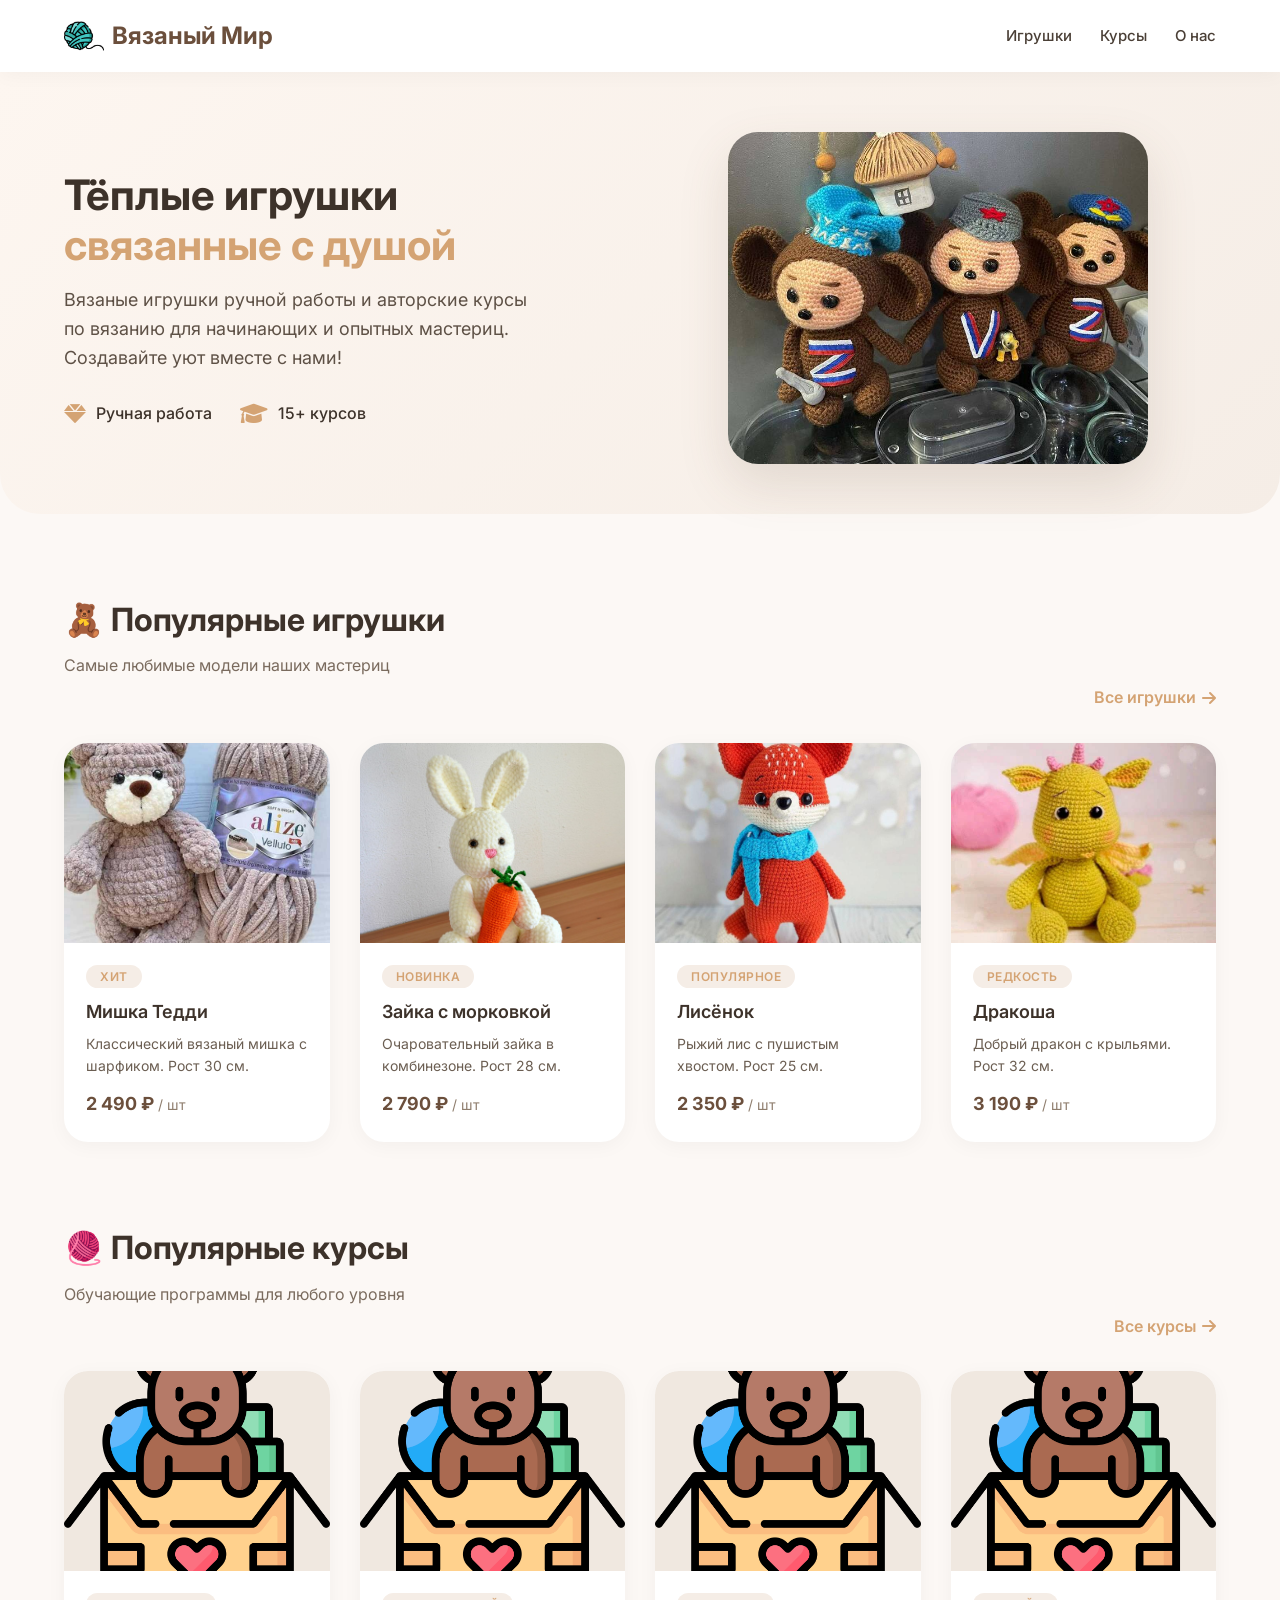
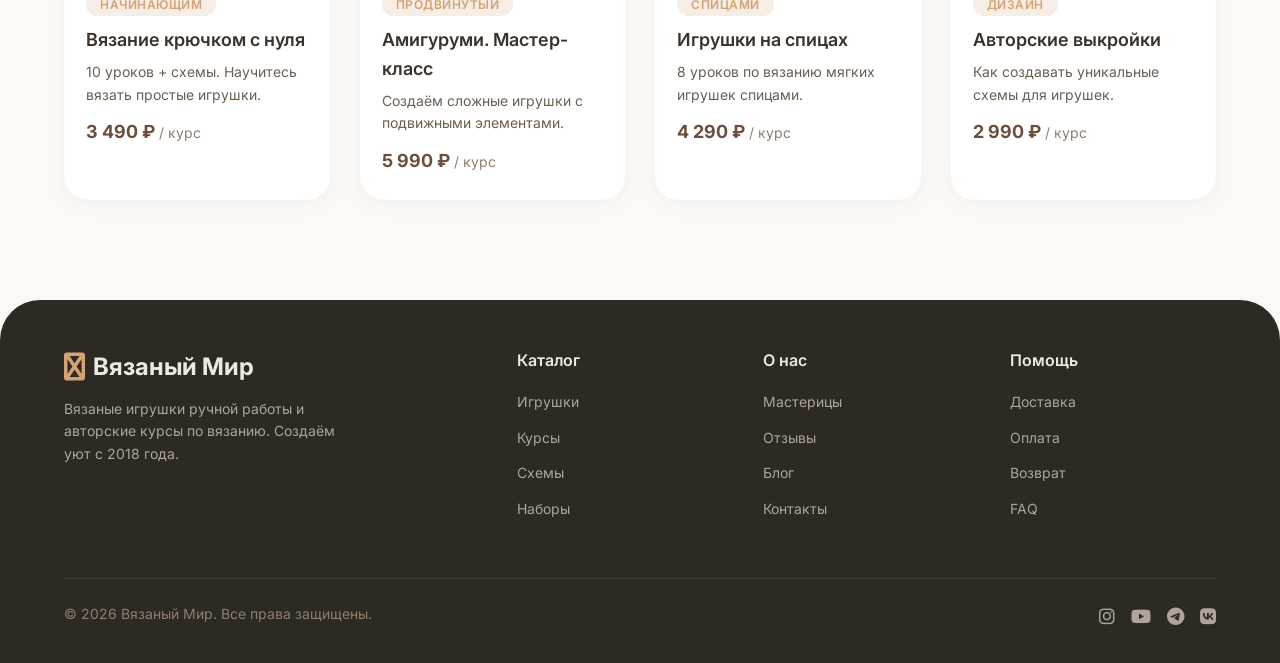
<file: siteToys/html/index.html>
<!DOCTYPE html>
<html lang="ru">
<head>
    <meta charset="UTF-8" />
    <meta name="viewport" content="width=device-width, initial-scale=1.0" />
    <title>Вязаный Мир — игрушки и курсы по вязанию</title>

    <!-- Шрифты и иконки -->
    <link rel="preconnect" href="https://fonts.googleapis.com" />
    <link rel="preconnect" href="https://fonts.gstatic.com" crossorigin />
    <link href="https://fonts.googleapis.com/css2?family=Inter:opsz,wght@14..32,400;14..32,500;14..32,600;14..32,700&display=swap" rel="stylesheet" />
    <link rel="stylesheet" href="https://cdnjs.cloudflare.com/ajax/libs/font-awesome/6.0.0-beta3/css/all.min.css" />
    <link rel="stylesheet" href="../css/style.css">

</head>

<body>

    <!-- ===== HEADER ===== -->
    <header class="header">
        <div class="container">
            <a href="#" class="logo">
                <img class="header-logo" src="../img/logo.png" alt="">
                Вязаный Мир
            </a>
            <nav class="nav">
                <a href="#toys">Игрушки</a>
                <a href="#courses">Курсы</a>
                <a href="#about">О нас</a>
            </nav>
        </div>
    </header>

    <!-- ===== HERO ===== -->
    <section class="hero" id="about">
        <div class="container">
            <div class="hero-content">
                <h1>Тёплые игрушки <br /><span>связанные с душой</span></h1>
                <p>
                    Вязаные игрушки ручной работы и авторские курсы по вязанию
                    для начинающих и опытных мастериц. Создавайте уют вместе с нами!
                </p>
                <div class="hero-badges">
                    <span class="badge"><i class="fas fa-gem"></i> Ручная работа</span>
                    <span class="badge"><i class="fas fa-graduation-cap"></i> 15+ курсов</span>
                </div>
            </div>
            <div class="hero-image">
                <img
                src="../img/main.jpg"
                alt="Вязаные игрушки"
                />
            </div>
        </div>
    </section>

    <!-- ===== ПОПУЛЯРНЫЕ ИГРУШКИ ===== -->
    <section class="toys-section" id="toys">
        <div class="container">
            <div class="section-header">
                <div>
                    <h2 class="section-title">🧸 Популярные игрушки</h2>
                    <p class="section-subtitle">Самые любимые модели наших мастериц</p>
                </div>
                <a href="#" class="link-more">
                    Все игрушки <i class="fas fa-arrow-right"></i>
                </a>
            </div>

            <div class="cards-grid">
                <!-- Карточка 1 -->
                <article class="card">
                    <div class="card-image">
                        <img
                        src="../img/bear.jpg"
                        alt="Мишка Тедди"
                        loading="lazy"
                        />
                    </div>
                    <div class="card-body">
                        <span class="tag">Хит</span>
                        <h3>Мишка Тедди</h3>
                        <p>Классический вязаный мишка с шарфиком. Рост 30 см.</p>
                        <div class="price">2 490 ₽ <small>/ шт</small></div>
                    </div>
                </article>

                <!-- Карточка 2 -->
                <article class="card">
                    <div class="card-image">
                        <img
                        src="../img/Rabbit.jpg"
                        alt="Зайка с морковкой"
                        loading="lazy"
                        />
                    </div>
                    <div class="card-body">
                        <span class="tag">Новинка</span>
                        <h3>Зайка с морковкой</h3>
                        <p>Очаровательный зайка в комбинезоне. Рост 28 см.</p>
                        <div class="price">2 790 ₽ <small>/ шт</small></div>
                    </div>
                </article>

                <!-- Карточка 3 -->
                <article class="card">
                    <div class="card-image">
                        <img
                        src="../img/fox.jpg"
                        alt="Лисёнок"
                        loading="lazy"
                        />
                    </div>
                    <div class="card-body">
                        <span class="tag">Популярное</span>
                        <h3>Лисёнок</h3>
                        <p>Рыжий лис с пушистым хвостом. Рост 25 см.</p>
                        <div class="price">2 350 ₽ <small>/ шт</small></div>
                    </div>
                </article>

                <!-- Карточка 4 -->
                <article class="card">
                    <div class="card-image">
                        <img
                        src="../img/dragon.jpg"
                        alt="Дракоша"
                        loading="lazy"
                        />
                    </div>
                    <div class="card-body">
                        <span class="tag">Редкость</span>
                        <h3>Дракоша</h3>
                        <p>Добрый дракон с крыльями. Рост 32 см.</p>
                        <div class="price">3 190 ₽ <small>/ шт</small></div>
                    </div>
                </article>
            </div>
        </div>
    </section>

    <!-- ===== ПОПУЛЯРНЫЕ КУРСЫ ===== -->
    <section class="courses-section" id="courses">
        <div class="container">
            <div class="section-header">
                <div>
                    <h2 class="section-title">🧶 Популярные курсы</h2>
                    <p class="section-subtitle">Обучающие программы для любого уровня</p>
                </div>
                <a href="#" class="link-more">
                    Все курсы <i class="fas fa-arrow-right"></i>
                </a>
            </div>

            <div class="cards-grid">
                <!-- Курс 1 -->
                <article class="card">
                    <div class="card-image">
                        <img
                        src="../img/documentation.png"
                        alt="Вязание крючком для начинающих"
                        loading="lazy"
                        />
                    </div>
                    <div class="card-body">
                        <span class="tag">Начинающим</span>
                        <h3>Вязание крючком с нуля</h3>
                        <p>10 уроков + схемы. Научитесь вязать простые игрушки.</p>
                        <div class="price">3 490 ₽ <small>/ курс</small></div>
                    </div>
                </article>

                <!-- Курс 2 -->
                <article class="card">
                    <div class="card-image">
                        <img
                        src="../img/documentation.png"
                        alt="Амигуруми для профи"
                        loading="lazy"
                        />
                    </div>
                    <div class="card-body">
                        <span class="tag">Продвинутый</span>
                        <h3>Амигуруми. Мастер-класс</h3>
                        <p>Создаём сложные игрушки с подвижными элементами.</p>
                        <div class="price">5 990 ₽ <small>/ курс</small></div>
                    </div>
                </article>

                <!-- Курс 3 -->
                <article class="card">
                    <div class="card-image">
                        <img
                        src="../img/documentation.png"
                        alt="Вязание спицами"
                        loading="lazy"
                        />
                    </div>
                    <div class="card-body">
                        <span class="tag">Спицами</span>
                        <h3>Игрушки на спицах</h3>
                        <p>8 уроков по вязанию мягких игрушек спицами.</p>
                        <div class="price">4 290 ₽ <small>/ курс</small></div>
                    </div>
                </article>

                <!-- Курс 4 -->
                <article class="card">
                    <div class="card-image">
                        <img
                        src="../img/documentation.png"
                        alt="Создание выкройки"
                        loading="lazy"
                        />
                    </div>
                    <div class="card-body">
                        <span class="tag">Дизайн</span>
                        <h3>Авторские выкройки</h3>
                        <p>Как создавать уникальные схемы для игрушек.</p>
                        <div class="price">2 990 ₽ <small>/ курс</small></div>
                    </div>
                </article>
            </div>
        </div>
    </section>

    <!-- ===== FOOTER ===== -->
    <footer class="footer">
        <div class="container">
            <div class="footer-brand">
                <div class="logo">
                    <i class="fas fa-yarn"></i>
                    Вязаный Мир
                </div>
                <p>
                    Вязаные игрушки ручной работы и авторские курсы по вязанию.
                    Создаём уют с 2018 года.
                </p>
            </div>

            <div class="footer-col">
                <h4>Каталог</h4>
                <ul>
                    <li><a href="#">Игрушки</a></li>
                    <li><a href="#">Курсы</a></li>
                    <li><a href="#">Схемы</a></li>
                    <li><a href="#">Наборы</a></li>
                </ul>
            </div>

            <div class="footer-col">
                <h4>О нас</h4>
                <ul>
                    <li><a href="#">Мастерицы</a></li>
                    <li><a href="#">Отзывы</a></li>
                    <li><a href="#">Блог</a></li>
                    <li><a href="#">Контакты</a></li>
                </ul>
            </div>

            <div class="footer-col">
                <h4>Помощь</h4>
                <ul>
                    <li><a href="#">Доставка</a></li>
                    <li><a href="#">Оплата</a></li>
                    <li><a href="#">Возврат</a></li>
                    <li><a href="#">FAQ</a></li>
                </ul>
            </div>

            <div class="footer-bottom">
                <span>&copy; 2026 Вязаный Мир. Все права защищены.</span>
                <div class="footer-socials">
                    <a href="#" aria-label="Instagram"><i class="fab fa-instagram"></i></a>
                    <a href="#" aria-label="YouTube"><i class="fab fa-youtube"></i></a>
                    <a href="#" aria-label="Telegram"><i class="fab fa-telegram-plane"></i></a>
                    <a href="#" aria-label="VK"><i class="fab fa-vk"></i></a>
                </div>
            </div>
        </div>
    </footer>

</body>
</html>
</file>
<file: siteToys/css/style.css>
/* ===== RESET & BASE ===== */
        *,
        *::before,
        *::after {
            margin: 0;
            padding: 0;
            box-sizing: border-box;
        }

        html {
            scroll-behavior: smooth;
        }

        body {
            font-family: 'Inter', sans-serif;
            background: #fcf8f5;
            color: #2d2a24;
            line-height: 1.6;
        }

        img {
            max-width: 100%;
            display: block;
        }

        a {
            text-decoration: none;
            color: inherit;
        }

        .container {
            max-width: 1200px;
            margin: 0 auto;
            padding: 0 24px;
        }

        /* ===== HEADER ===== */
        .header {
            background: #ffffff;
            box-shadow: 0 2px 20px rgba(0, 0, 0, 0.04);
            position: sticky;
            top: 0;
            z-index: 100;
            padding: 16px 0;
        }

        .header-logo {
            max-width: 40px;
            max-height: 40px;
        }

        .header .container {
            display: flex;
            align-items: center;
            justify-content: space-between;
            flex-wrap: wrap;
            gap: 16px;
        }

        .logo {
            font-size: 24px;
            font-weight: 700;
            color: #6b4f3c;
            display: flex;
            align-items: center;
            gap: 8px;
        }

        .logo i {
            color: #d4a373;
            font-size: 28px;
        }

        .nav {
            display: flex;
            align-items: center;
            gap: 28px;
            flex-wrap: wrap;
        }

        .nav a {
            font-weight: 500;
            font-size: 15px;
            color: #4a3f36;
            transition: color 0.2s;
            position: relative;
        }

        .nav a::after {
            content: '';
            position: absolute;
            bottom: -4px;
            left: 0;
            width: 0;
            height: 2px;
            background: #d4a373;
            transition: width 0.25s;
        }

        .nav a:hover {
            color: #6b4f3c;
        }

        .nav a:hover::after {
            width: 100%;
        }

        .btn-outline {
            border: 2px solid #d4a373;
            padding: 8px 22px;
            border-radius: 40px;
            font-weight: 600;
            color: #6b4f3c;
            transition: all 0.25s;
        }

        .btn-outline:hover {
            background: #d4a373;
            color: #fff;
        }

        .btn-outline::after {
            display: none;
        }

        /* ===== HERO (краткая информация) ===== */
        .hero {
            padding: 60px 0 50px;
            background: linear-gradient(135deg, #fdf6f0 0%, #f5ede6 100%);
            border-radius: 0 0 40px 40px;
            margin-bottom: 20px;
        }

        .hero .container {
            display: grid;
            grid-template-columns: 1fr 1fr;
            gap: 40px;
            align-items: center;
        }

        .hero-content h1 {
            font-size: 42px;
            font-weight: 700;
            line-height: 1.2;
            color: #3d322a;
            margin-bottom: 16px;
        }

        .hero-content h1 span {
            color: #d4a373;
        }

        .hero-content p {
            font-size: 18px;
            color: #5e5146;
            max-width: 480px;
            margin-bottom: 28px;
        }

        .hero-badges {
            display: flex;
            flex-wrap: wrap;
            gap: 16px 28px;
        }

        .hero-badges .badge {
            display: flex;
            align-items: center;
            gap: 10px;
            font-weight: 500;
            color: #3d322a;
        }

        .hero-badges .badge i {
            font-size: 22px;
            color: #d4a373;
        }

        .hero-image {
            display: flex;
            justify-content: center;
            align-items: center;
        }

        .hero-image img {
            width: 100%;
            max-width: 420px;
            border-radius: 30px;
            box-shadow: 0 20px 50px rgba(107, 79, 60, 0.15);
            object-fit: cover;
        }

        /* ===== SECTION TITLES ===== */
        .section-title {
            font-size: 32px;
            font-weight: 700;
            color: #3d322a;
            margin-bottom: 8px;
        }

        .section-subtitle {
            font-size: 16px;
            color: #7a6b5e;
            margin-bottom: 32px;
        }

        .section-header {
            display: flex;
            justify-content: space-between;
            align-items: flex-end;
            flex-wrap: wrap;
            gap: 16px;
            margin-bottom: 32px;
        }

        .section-header .link-more {
            font-weight: 600;
            color: #d4a373;
            display: flex;
            align-items: center;
            gap: 6px;
            transition: gap 0.25s;
        }

        .section-header .link-more:hover {
            gap: 12px;
        }

        /* ===== CARDS GRID ===== */
        .cards-grid {
            display: grid;
            grid-template-columns: repeat(auto-fill, minmax(250px, 1fr));
            gap: 30px;
            margin-bottom: 20px;
        }

        .card {
            background: #ffffff;
            border-radius: 24px;
            overflow: hidden;
            box-shadow: 0 4px 20px rgba(0, 0, 0, 0.04);
            transition: transform 0.25s, box-shadow 0.25s;
        }

        .card:hover {
            transform: translateY(-6px);
            box-shadow: 0 12px 40px rgba(107, 79, 60, 0.10);
        }

        .card-image {
            height: 200px;
            background: #f0e8e0;
            display: flex;
            align-items: center;
            justify-content: center;
            overflow: hidden;
        }

        .card-image img {
            width: 100%;
            height: 100%;
            object-fit: cover;
            transition: transform 0.3s;
        }

        .card:hover .card-image img {
            transform: scale(1.03);
        }

        .card-body {
            padding: 20px 22px 24px;
        }

        .card-body .tag {
            display: inline-block;
            font-size: 12px;
            font-weight: 600;
            text-transform: uppercase;
            letter-spacing: 0.5px;
            color: #d4a373;
            background: #f5ede6;
            padding: 2px 14px;
            border-radius: 30px;
            margin-bottom: 10px;
        }

        .card-body h3 {
            font-size: 18px;
            font-weight: 600;
            color: #3d322a;
            margin-bottom: 6px;
        }

        .card-body p {
            font-size: 14px;
            color: #6b5e52;
            margin-bottom: 12px;
        }

        .card-body .price {
            font-size: 18px;
            font-weight: 700;
            color: #6b4f3c;
        }

        .card-body .price small {
            font-weight: 400;
            font-size: 14px;
            color: #8f7e6e;
        }

        /* ===== TOYS SECTION ===== */
        .toys-section {
            padding: 60px 0 30px;
        }

        /* ===== COURSES SECTION ===== */
        .courses-section {
            padding: 30px 0 60px;
        }

        /* ===== FOOTER ===== */
        .footer {
            background: #2d2a24;
            color: #d6cec4;
            padding: 48px 0 32px;
            margin-top: 20px;
            border-radius: 40px 40px 0 0;
        }

        .footer .container {
            display: grid;
            grid-template-columns: 2fr 1fr 1fr 1fr;
            gap: 40px;
        }

        .footer-brand .logo {
            color: #f0e8e0;
            margin-bottom: 12px;
        }

        .footer-brand .logo i {
            color: #d4a373;
        }

        .footer-brand p {
            font-size: 14px;
            max-width: 280px;
            color: #b0a49a;
        }

        .footer-col h4 {
            color: #f0e8e0;
            font-weight: 600;
            margin-bottom: 16px;
            font-size: 16px;
        }

        .footer-col ul {
            list-style: none;
            display: flex;
            flex-direction: column;
            gap: 10px;
        }

        .footer-col ul a {
            font-size: 14px;
            color: #b0a49a;
            transition: color 0.2s;
        }

        .footer-col ul a:hover {
            color: #d4a373;
        }

        .footer-bottom {
            grid-column: 1 / -1;
            border-top: 1px solid #3f3a33;
            padding-top: 24px;
            margin-top: 16px;
            display: flex;
            justify-content: space-between;
            flex-wrap: wrap;
            gap: 12px;
            font-size: 14px;
            color: #8f7e6e;
        }

        .footer-socials {
            display: flex;
            gap: 16px;
        }

        .footer-socials a {
            color: #b0a49a;
            font-size: 18px;
            transition: color 0.2s, transform 0.2s;
        }

        .footer-socials a:hover {
            color: #d4a373;
            transform: translateY(-2px);
        }

        /* ===== RESPONSIVE ===== */
        @media (max-width: 992px) {
            .hero .container {
                grid-template-columns: 1fr;
                text-align: center;
            }

            .hero-content p {
                margin-left: auto;
                margin-right: auto;
            }

            .hero-badges {
                justify-content: center;
            }

            .hero-image img {
                max-width: 320px;
            }

            .footer .container {
                grid-template-columns: 1fr 1fr;
            }
        }

        @media (max-width: 640px) {
            .header .container {
                flex-direction: column;
                align-items: stretch;
                gap: 12px;
            }

            .nav {
                justify-content: center;
                gap: 16px;
            }

            .hero {
                padding: 40px 0 30px;
            }

            .hero-content h1 {
                font-size: 28px;
            }

            .section-title {
                font-size: 26px;
            }

            .cards-grid {
                grid-template-columns: 1fr 1fr;
                gap: 16px;
            }

            .footer .container {
                grid-template-columns: 1fr;
                gap: 28px;
            }

            .footer-bottom {
                flex-direction: column;
                align-items: center;
                text-align: center;
            }
        }

        @media (max-width: 420px) {
            .cards-grid {
                grid-template-columns: 1fr;
            }

            .hero-badges {
                flex-direction: column;
                align-items: center;
            }
        }
</file>
